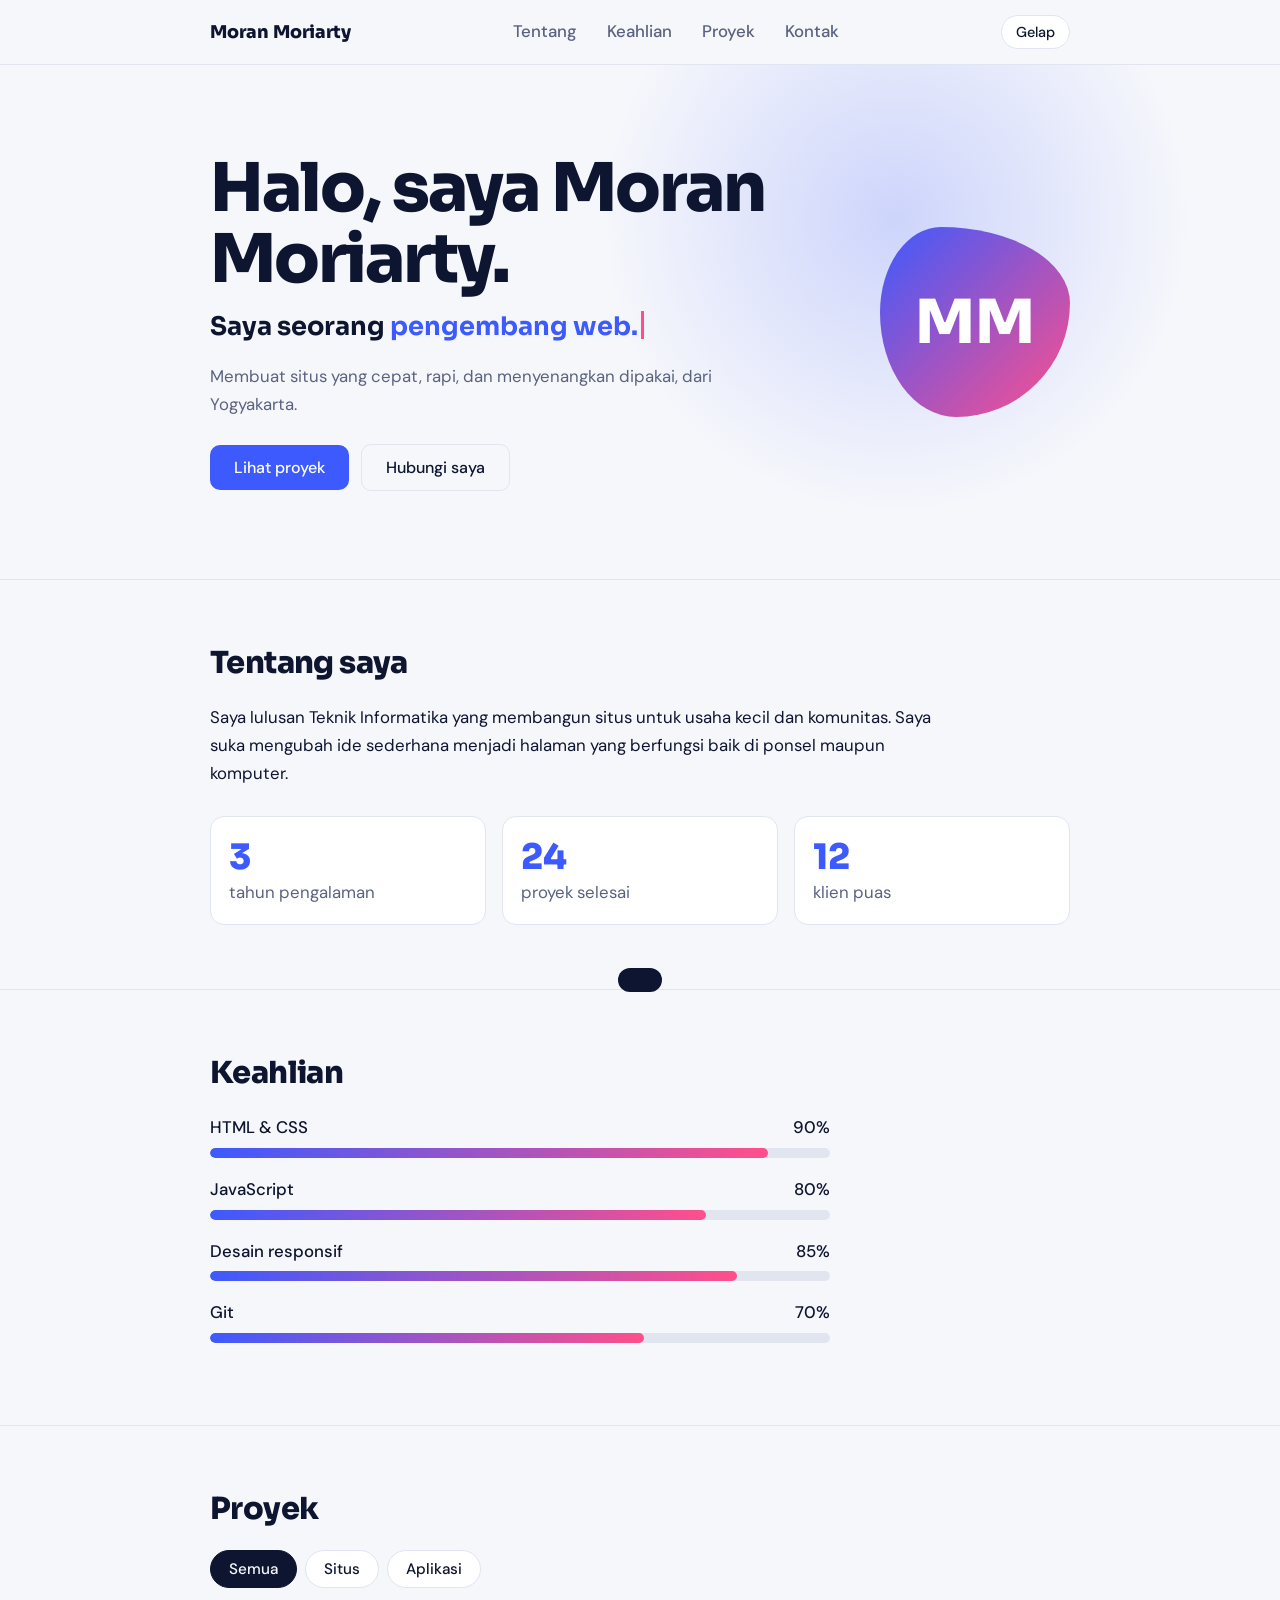
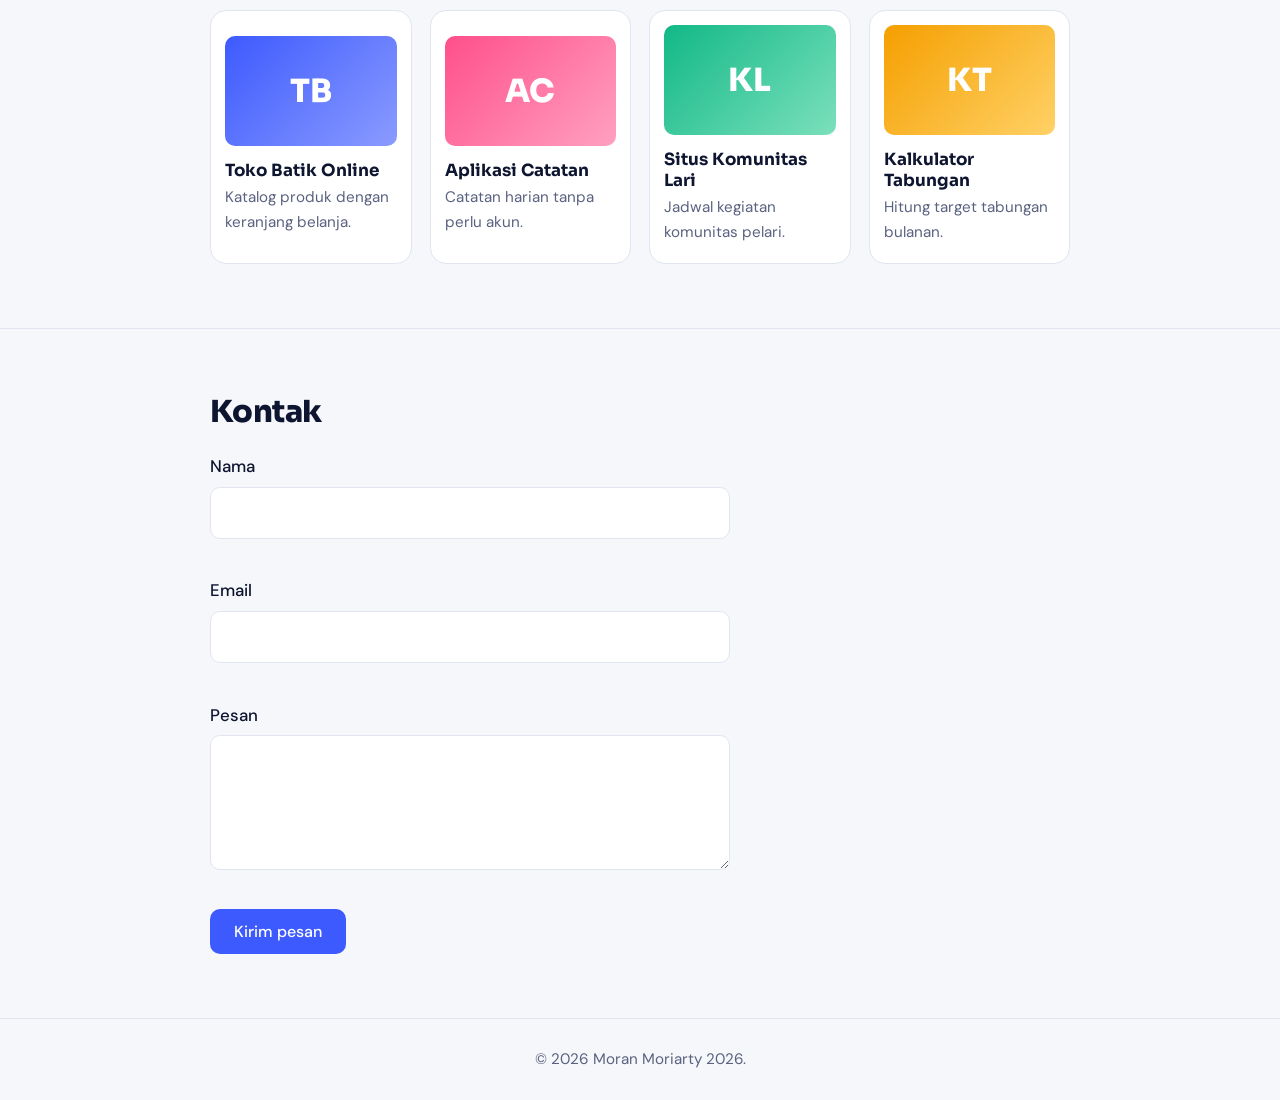
<file: index.html>
<!doctype html>
<html lang="id">
  <head>
    <meta charset="UTF-8" />
    <meta name="viewport" content="width=device-width, initial-scale=1" />
    <title>Moran Moriarty – Profil</title>
    <link rel="preconnect" href="https://fonts.googleapis.com" />
    <link rel="preconnect" href="https://fonts.gstatic.com" crossorigin />
    <link
      href="https://fonts.googleapis.com/css2?family=DM+Sans:wght@400;500;700&family=Sora:wght@700;800&display=swap"
      rel="stylesheet"
    />
    <link rel="stylesheet" href="style.css" />
  </head>
  <body>
    <div id="progres" aria-hidden="true"></div>

    <header>
      <div class="wrap bar">
        <a class="logo" href="#atas">Moran Moriarty</a>
        <nav id="menu" aria-label="Menu utama">
          <a href="#tentang">Tentang</a>
          <a href="#keahlian">Keahlian</a>
          <a href="#proyek">Proyek</a>
          <a href="#kontak">Kontak</a>
        </nav>
        <div class="aksi">
          <button id="tema" type="button" aria-label="Ganti tema">Gelap</button>
          <button
            id="buka-menu"
            type="button"
            aria-label="Buka menu"
            aria-expanded="false"
          >
            Menu
          </button>
        </div>
      </div>
    </header>

    <main id="atas">
      <section class="hero" id="hero">
        <div class="wrap hero-isi">
          <div>
            <h1>Halo, saya Moran Moriarty.</h1>
            <p class="peran">
              Saya seorang <span id="ketik"></span
              ><span class="kursor" aria-hidden="true"></span>
            </p>
            <p class="intro">
              Membuat situs yang cepat, rapi, dan menyenangkan dipakai, dari
              Yogyakarta.
            </p>
            <a class="btn" href="#proyek">Lihat proyek</a>
            <a class="btn alt" href="#kontak">Hubungi saya</a>
          </div>
          <div class="avatar-kotak">
            <div class="avatar" id="avatar" aria-hidden="true">MM</div>
          </div>
        </div>
      </section>

      <section id="tentang">
        <div class="wrap">
          <h2>Tentang saya</h2>
          <p class="lebar">
            Saya lulusan Teknik Informatika yang membangun situs untuk usaha
            kecil dan komunitas. Saya suka mengubah ide sederhana menjadi
            halaman yang berfungsi baik di ponsel maupun komputer.
          </p>
          <div class="angka">
            <div>
              <strong data-target="3">0</strong><span>tahun pengalaman</span>
            </div>
            <div>
              <strong data-target="24">0</strong><span>proyek selesai</span>
            </div>
            <div>
              <strong data-target="12">0</strong><span>klien puas</span>
            </div>
          </div>
        </div>
      </section>

      <section id="keahlian">
        <div class="wrap">
          <h2>Keahlian</h2>
          <div class="skill">
            <div class="baris"><span>HTML &amp; CSS</span><span>90%</span></div>
            <div class="trek"><div class="isi" data-nilai="90"></div></div>
          </div>
          <div class="skill">
            <div class="baris"><span>JavaScript</span><span>80%</span></div>
            <div class="trek"><div class="isi" data-nilai="80"></div></div>
          </div>
          <div class="skill">
            <div class="baris">
              <span>Desain responsif</span><span>85%</span>
            </div>
            <div class="trek"><div class="isi" data-nilai="85"></div></div>
          </div>
          <div class="skill">
            <div class="baris"><span>Git</span><span>70%</span></div>
            <div class="trek"><div class="isi" data-nilai="70"></div></div>
          </div>
        </div>
      </section>

      <section id="proyek">
        <div class="wrap">
          <h2>Proyek</h2>
          <div class="filter" role="group" aria-label="Filter proyek">
            <button class="aktif" data-filter="semua" type="button">
              Semua
            </button>
            <button data-filter="situs" type="button">Situs</button>
            <button data-filter="aplikasi" type="button">Aplikasi</button>
          </div>
          <div class="proyek">
            <button
              class="kartu"
              data-kategori="situs"
              data-judul="Toko Batik Online"
              data-teknologi="HTML, CSS, JavaScript"
              data-deskripsi="Katalog batik dengan pencarian produk, filter harga, dan keranjang belanja yang tersimpan di peramban."
              style="--g1: #3d5afe; --g2: #8a9bff"
              type="button"
            >
              <span class="thumb">TB</span>
              <h3>Toko Batik Online</h3>
              <p>Katalog produk dengan keranjang belanja.</p>
            </button>
            <button
              class="kartu"
              data-kategori="aplikasi"
              data-judul="Aplikasi Catatan"
              data-teknologi="JavaScript, localStorage"
              data-deskripsi="Catatan harian tanpa akun. Data tersimpan di peramban dan bisa dicari berdasarkan kata kunci."
              style="--g1: #ff4f8b; --g2: #ffa0c0"
              type="button"
            >
              <span class="thumb">AC</span>
              <h3>Aplikasi Catatan</h3>
              <p>Catatan harian tanpa perlu akun.</p>
            </button>
            <button
              class="kartu"
              data-kategori="situs"
              data-judul="Situs Komunitas Lari"
              data-teknologi="HTML, CSS"
              data-deskripsi="Halaman jadwal kegiatan dan rute latihan untuk komunitas pelari lokal, dioptimalkan untuk ponsel."
              style="--g1: #12b886; --g2: #7be0bc"
              type="button"
            >
              <span class="thumb">KL</span>
              <h3>Situs Komunitas Lari</h3>
              <p>Jadwal kegiatan komunitas pelari.</p>
            </button>
            <button
              class="kartu"
              data-kategori="aplikasi"
              data-judul="Kalkulator Tabungan"
              data-teknologi="HTML, CSS, JavaScript"
              data-deskripsi="Menghitung target tabungan bulanan dari nominal tujuan dan jangka waktu, lengkap dengan grafik sederhana."
              style="--g1: #f59f00; --g2: #ffd166"
              type="button"
            >
              <span class="thumb">KT</span>
              <h3>Kalkulator Tabungan</h3>
              <p>Hitung target tabungan bulanan.</p>
            </button>
          </div>
        </div>
      </section>

      <section id="kontak">
        <div class="wrap">
          <h2>Kontak</h2>
          <form id="form" novalidate>
            <label
              >Nama<input
                id="nama"
                name="nama"
                autocomplete="name"
                required /><small class="galat"></small
            ></label>
            <label
              >Email<input
                id="email"
                name="email"
                type="email"
                autocomplete="email"
                required /><small class="galat"></small
            ></label>
            <label
              >Pesan<textarea
                id="pesan"
                name="pesan"
                rows="4"
                required
              ></textarea
              ><small class="galat"></small
            ></label>
            <button class="btn" type="submit">Kirim pesan</button>
          </form>
        </div>
      </section>
    </main>

    <footer>
      <span id="tahun"></span> Moran Moriarty 2026.
    </footer>

    <dialog id="modal" aria-labelledby="m-judul">
      <h3 id="m-judul"></h3>
      <p id="m-teks"></p>
      <p class="tek">Teknologi: <strong id="m-tek"></strong></p>
      <button class="btn" id="tutup" type="button">Tutup</button>
    </dialog>

    <div id="toast" role="status" aria-live="polite"></div>
    <script src="script.js"></script>
  </body>
</html>
</file>
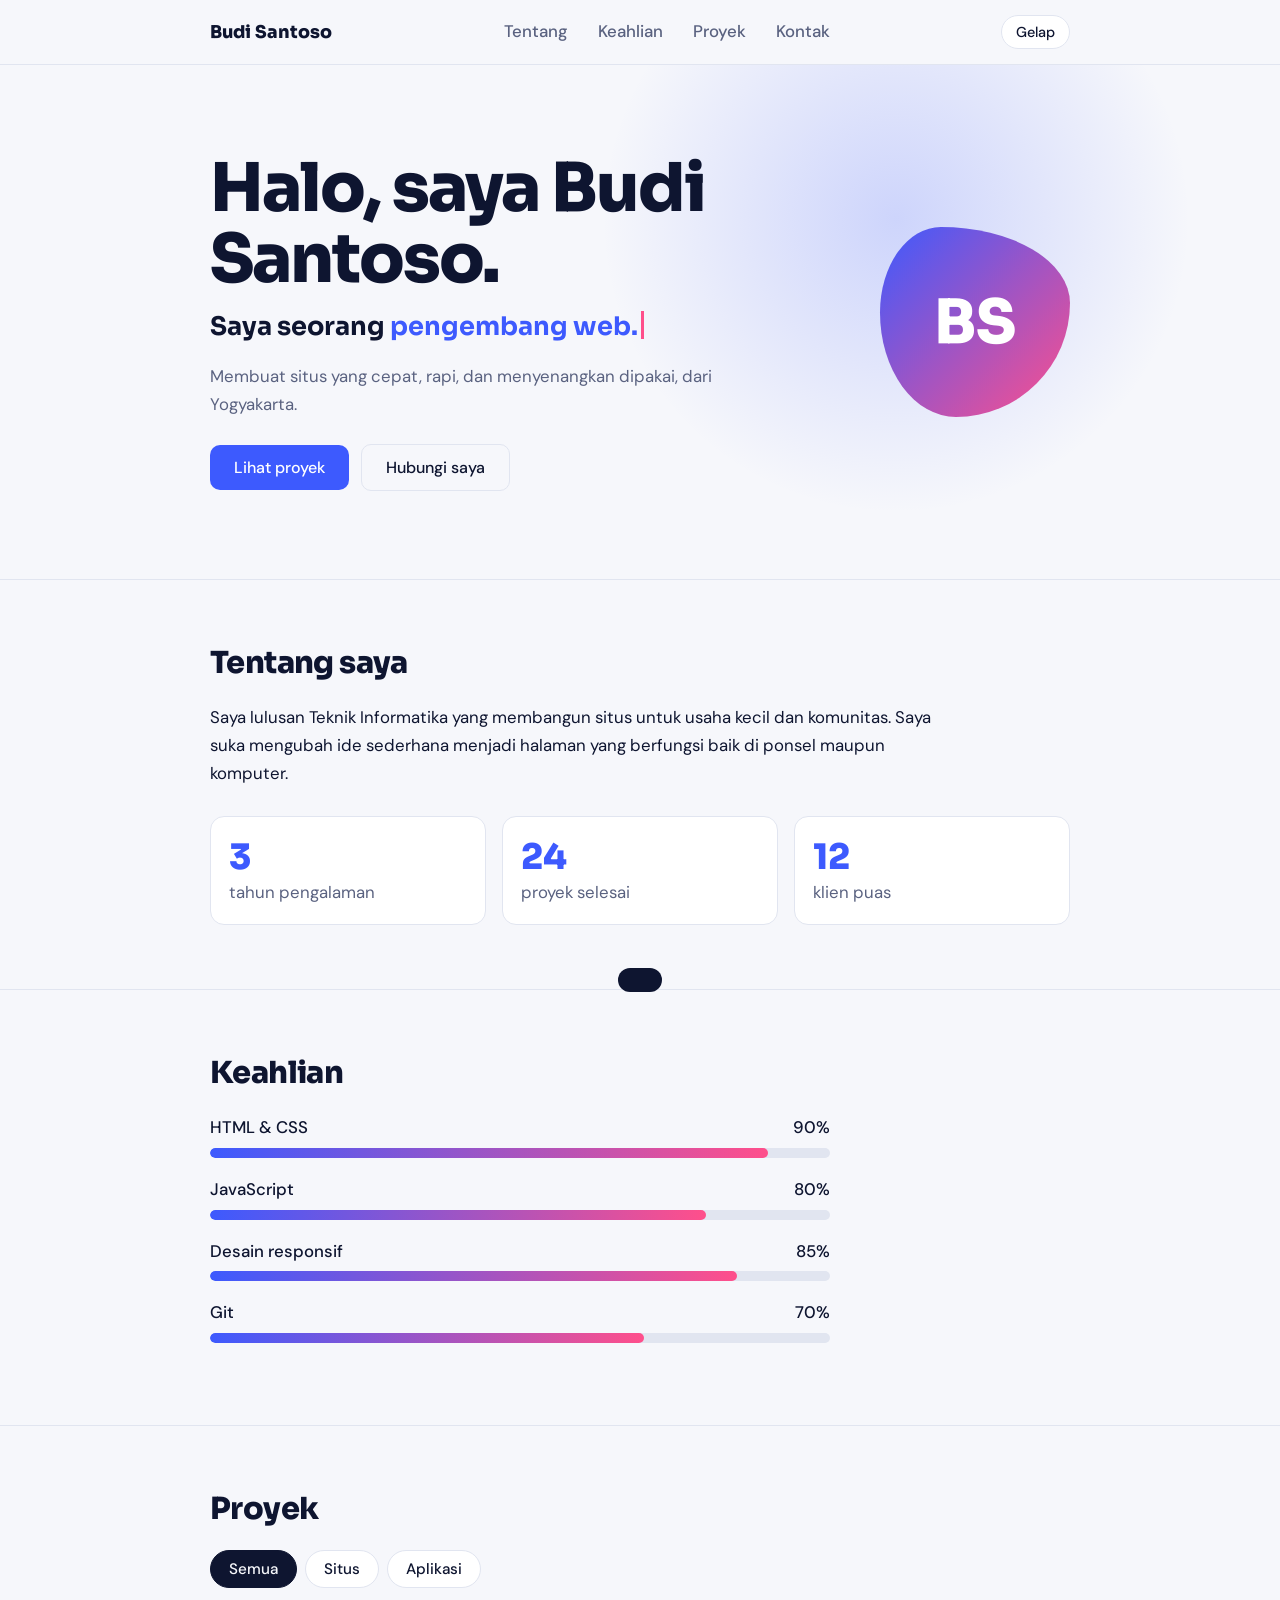
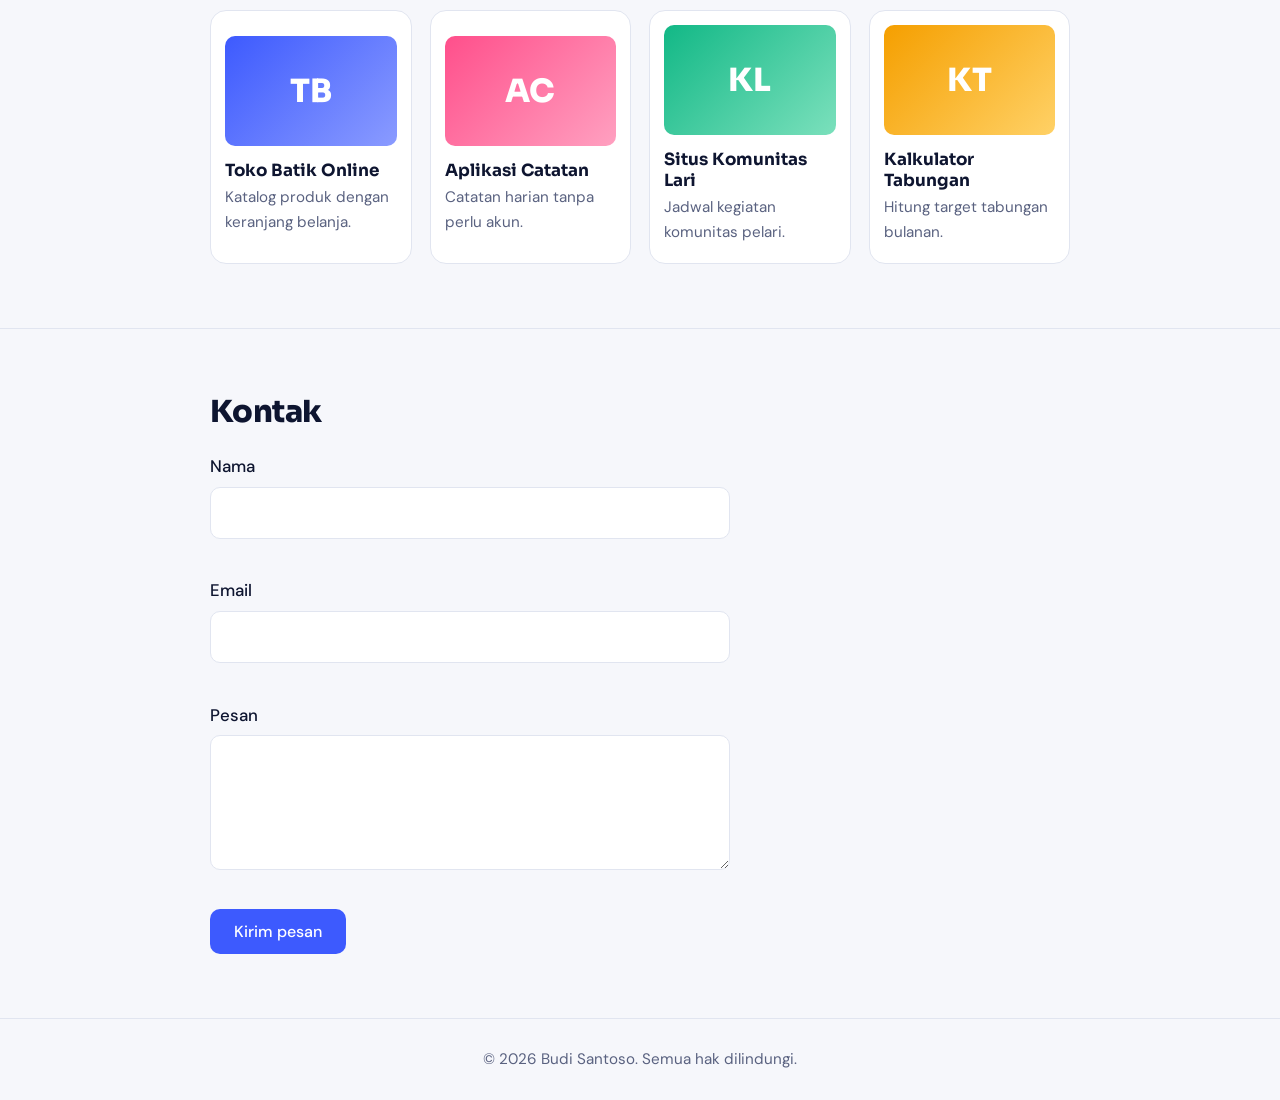
<file: profile.html>
<!doctype html>
<html lang="id">
  <head>
    <meta charset="UTF-8" />
    <meta name="viewport" content="width=device-width, initial-scale=1" />
    <title>Budi Santoso – Profil</title>
    <link rel="preconnect" href="https://fonts.googleapis.com" />
    <link rel="preconnect" href="https://fonts.gstatic.com" crossorigin />
    <link
      href="https://fonts.googleapis.com/css2?family=DM+Sans:wght@400;500;700&family=Sora:wght@700;800&display=swap"
      rel="stylesheet"
    />
    <link rel="stylesheet" href="style.css" />
  </head>
  <body>
    <div id="progres" aria-hidden="true"></div>

    <header>
      <div class="wrap bar">
        <a class="logo" href="#atas">Budi Santoso</a>
        <nav id="menu" aria-label="Menu utama">
          <a href="#tentang">Tentang</a>
          <a href="#keahlian">Keahlian</a>
          <a href="#proyek">Proyek</a>
          <a href="#kontak">Kontak</a>
        </nav>
        <div class="aksi">
          <button id="tema" type="button" aria-label="Ganti tema">Gelap</button>
          <button
            id="buka-menu"
            type="button"
            aria-label="Buka menu"
            aria-expanded="false"
          >
            Menu
          </button>
        </div>
      </div>
    </header>

    <main id="atas">
      <section class="hero" id="hero">
        <div class="wrap hero-isi">
          <div>
            <h1>Halo, saya Budi Santoso.</h1>
            <p class="peran">
              Saya seorang <span id="ketik"></span
              ><span class="kursor" aria-hidden="true"></span>
            </p>
            <p class="intro">
              Membuat situs yang cepat, rapi, dan menyenangkan dipakai, dari
              Yogyakarta.
            </p>
            <a class="btn" href="#proyek">Lihat proyek</a>
            <a class="btn alt" href="#kontak">Hubungi saya</a>
          </div>
          <div class="avatar-kotak">
            <div class="avatar" id="avatar" aria-hidden="true">BS</div>
          </div>
        </div>
      </section>

      <section id="tentang">
        <div class="wrap">
          <h2>Tentang saya</h2>
          <p class="lebar">
            Saya lulusan Teknik Informatika yang membangun situs untuk usaha
            kecil dan komunitas. Saya suka mengubah ide sederhana menjadi
            halaman yang berfungsi baik di ponsel maupun komputer.
          </p>
          <div class="angka">
            <div>
              <strong data-target="3">0</strong><span>tahun pengalaman</span>
            </div>
            <div>
              <strong data-target="24">0</strong><span>proyek selesai</span>
            </div>
            <div>
              <strong data-target="12">0</strong><span>klien puas</span>
            </div>
          </div>
        </div>
      </section>

      <section id="keahlian">
        <div class="wrap">
          <h2>Keahlian</h2>
          <div class="skill">
            <div class="baris"><span>HTML &amp; CSS</span><span>90%</span></div>
            <div class="trek"><div class="isi" data-nilai="90"></div></div>
          </div>
          <div class="skill">
            <div class="baris"><span>JavaScript</span><span>80%</span></div>
            <div class="trek"><div class="isi" data-nilai="80"></div></div>
          </div>
          <div class="skill">
            <div class="baris">
              <span>Desain responsif</span><span>85%</span>
            </div>
            <div class="trek"><div class="isi" data-nilai="85"></div></div>
          </div>
          <div class="skill">
            <div class="baris"><span>Git</span><span>70%</span></div>
            <div class="trek"><div class="isi" data-nilai="70"></div></div>
          </div>
        </div>
      </section>

      <section id="proyek">
        <div class="wrap">
          <h2>Proyek</h2>
          <div class="filter" role="group" aria-label="Filter proyek">
            <button class="aktif" data-filter="semua" type="button">
              Semua
            </button>
            <button data-filter="situs" type="button">Situs</button>
            <button data-filter="aplikasi" type="button">Aplikasi</button>
          </div>
          <div class="proyek">
            <button
              class="kartu"
              data-kategori="situs"
              data-judul="Toko Batik Online"
              data-teknologi="HTML, CSS, JavaScript"
              data-deskripsi="Katalog batik dengan pencarian produk, filter harga, dan keranjang belanja yang tersimpan di peramban."
              style="--g1: #3d5afe; --g2: #8a9bff"
              type="button"
            >
              <span class="thumb">TB</span>
              <h3>Toko Batik Online</h3>
              <p>Katalog produk dengan keranjang belanja.</p>
            </button>
            <button
              class="kartu"
              data-kategori="aplikasi"
              data-judul="Aplikasi Catatan"
              data-teknologi="JavaScript, localStorage"
              data-deskripsi="Catatan harian tanpa akun. Data tersimpan di peramban dan bisa dicari berdasarkan kata kunci."
              style="--g1: #ff4f8b; --g2: #ffa0c0"
              type="button"
            >
              <span class="thumb">AC</span>
              <h3>Aplikasi Catatan</h3>
              <p>Catatan harian tanpa perlu akun.</p>
            </button>
            <button
              class="kartu"
              data-kategori="situs"
              data-judul="Situs Komunitas Lari"
              data-teknologi="HTML, CSS"
              data-deskripsi="Halaman jadwal kegiatan dan rute latihan untuk komunitas pelari lokal, dioptimalkan untuk ponsel."
              style="--g1: #12b886; --g2: #7be0bc"
              type="button"
            >
              <span class="thumb">KL</span>
              <h3>Situs Komunitas Lari</h3>
              <p>Jadwal kegiatan komunitas pelari.</p>
            </button>
            <button
              class="kartu"
              data-kategori="aplikasi"
              data-judul="Kalkulator Tabungan"
              data-teknologi="HTML, CSS, JavaScript"
              data-deskripsi="Menghitung target tabungan bulanan dari nominal tujuan dan jangka waktu, lengkap dengan grafik sederhana."
              style="--g1: #f59f00; --g2: #ffd166"
              type="button"
            >
              <span class="thumb">KT</span>
              <h3>Kalkulator Tabungan</h3>
              <p>Hitung target tabungan bulanan.</p>
            </button>
          </div>
        </div>
      </section>

      <section id="kontak">
        <div class="wrap">
          <h2>Kontak</h2>
          <form id="form" novalidate>
            <label
              >Nama<input
                id="nama"
                name="nama"
                autocomplete="name"
                required /><small class="galat"></small
            ></label>
            <label
              >Email<input
                id="email"
                name="email"
                type="email"
                autocomplete="email"
                required /><small class="galat"></small
            ></label>
            <label
              >Pesan<textarea
                id="pesan"
                name="pesan"
                rows="4"
                required
              ></textarea
              ><small class="galat"></small
            ></label>
            <button class="btn" type="submit">Kirim pesan</button>
          </form>
        </div>
      </section>
    </main>

    <footer>
      <span id="tahun"></span> Budi Santoso. Semua hak dilindungi.
    </footer>

    <dialog id="modal" aria-labelledby="m-judul">
      <h3 id="m-judul"></h3>
      <p id="m-teks"></p>
      <p class="tek">Teknologi: <strong id="m-tek"></strong></p>
      <button class="btn" id="tutup" type="button">Tutup</button>
    </dialog>

    <div id="toast" role="status" aria-live="polite"></div>
    <script src="script.js"></script>
  </body>
</html>
</file>
<file: style.css>
:root {
  --bg: #f6f7fb;
  --surface: #ffffff;
  --ink: #0e1530;
  --muted: #5a6280;
  --accent: #3d5afe;
  --accent-ink: #ffffff;
  --accent2: #ff4f8b;
  --line: #e1e5f0;
  --glow: rgba(61, 90, 254, 0.22);
  --head: "Sora", "Trebuchet MS", sans-serif;
  --body: "DM Sans", "Segoe UI", Arial, sans-serif;
}
@media (prefers-color-scheme: dark) {
  :root:not([data-theme="light"]) {
    --bg: #0b1020;
    --surface: #141b33;
    --ink: #eef1ff;
    --muted: #99a2c7;
    --accent: #7f93ff;
    --accent-ink: #0b1020;
    --accent2: #ff7daa;
    --line: #26305a;
    --glow: rgba(127, 147, 255, 0.25);
  }
}
:root[data-theme="dark"] {
  --bg: #0b1020;
  --surface: #141b33;
  --ink: #eef1ff;
  --muted: #99a2c7;
  --accent: #7f93ff;
  --accent-ink: #0b1020;
  --accent2: #ff7daa;
  --line: #26305a;
  --glow: rgba(127, 147, 255, 0.25);
}
* {
  box-sizing: border-box;
}
html {
  scroll-behavior: smooth;
  scroll-padding-top: 72px;
}
body {
  margin: 0;
  background: var(--bg);
  color: var(--ink);
  font: 400 1.05rem/1.65 var(--body);
  transition:
    background 0.3s,
    color 0.3s;
}
a {
  color: inherit;
}
:focus-visible {
  outline: 3px solid var(--accent);
  outline-offset: 3px;
}
.wrap {
  max-width: 900px;
  margin: 0 auto;
  padding: 0 20px;
}

#progres {
  position: fixed;
  top: 0;
  left: 0;
  height: 3px;
  width: 0;
  background: linear-gradient(90deg, var(--accent), var(--accent2));
  z-index: 30;
}

header {
  position: sticky;
  top: 0;
  z-index: 20;
  background: color-mix(in srgb, var(--bg) 85%, transparent);
  backdrop-filter: blur(10px);
  border-bottom: 1px solid var(--line);
}
.bar {
  display: flex;
  align-items: center;
  justify-content: space-between;
  height: 64px;
}
.logo {
  font: 800 1.1rem var(--head);
  text-decoration: none;
}
nav {
  display: flex;
  gap: 6px;
}
nav a {
  text-decoration: none;
  color: var(--muted);
  font-weight: 500;
  padding: 6px 12px;
  border-radius: 999px;
  transition: 0.2s;
}
nav a:hover {
  color: var(--ink);
}
nav a.aktif {
  background: var(--accent);
  color: var(--accent-ink);
}
.aksi {
  display: flex;
  gap: 8px;
}
.aksi button {
  border: 1px solid var(--line);
  background: var(--surface);
  color: var(--ink);
  border-radius: 999px;
  padding: 7px 14px;
  font: 500 0.9rem var(--body);
  cursor: pointer;
}
#buka-menu {
  display: none;
}

.hero {
  position: relative;
  overflow: hidden;
  --x: 70%;
  --y: 30%;
}
.hero::before {
  content: "";
  position: absolute;
  inset: 0;
  background: radial-gradient(
    420px circle at var(--x) var(--y),
    var(--glow),
    transparent 70%
  );
  pointer-events: none;
}
.hero-isi {
  position: relative;
  display: grid;
  grid-template-columns: 1fr auto;
  gap: 40px;
  align-items: center;
  padding-top: 88px;
  padding-bottom: 88px;
}
h1 {
  font: 800 clamp(2.4rem, 7vw, 4.2rem)/1.05 var(--head);
  margin: 0 0 16px;
  letter-spacing: -0.03em;
}
.peran {
  font: 700 clamp(1.2rem, 3vw, 1.6rem) var(--head);
  margin: 0 0 12px;
  min-height: 1.6em;
}
#ketik {
  color: var(--accent);
}
.kursor {
  display: inline-block;
  width: 3px;
  height: 1.1em;
  background: var(--accent2);
  margin-left: 3px;
  vertical-align: -0.15em;
  animation: kedip 1s steps(1) infinite;
}
@keyframes kedip {
  50% {
    opacity: 0;
  }
}
.intro {
  color: var(--muted);
  max-width: 44ch;
  margin: 0 0 26px;
}
.btn {
  display: inline-block;
  padding: 12px 24px;
  border-radius: 10px;
  border: 0;
  background: var(--accent);
  color: var(--accent-ink);
  font: 500 1rem var(--body);
  text-decoration: none;
  cursor: pointer;
  margin-right: 8px;
  transition:
    transform 0.2s,
    box-shadow 0.2s;
}
.btn:hover {
  transform: translateY(-2px);
  box-shadow: 0 8px 20px var(--glow);
}
.btn.alt {
  background: transparent;
  color: var(--ink);
  border: 1px solid var(--line);
}
.avatar-kotak {
  perspective: 700px;
}
.avatar {
  width: 190px;
  height: 190px;
  border-radius: 32% 68% 60% 40%/45% 40% 60% 55%;
  background: linear-gradient(135deg, var(--accent), var(--accent2));
  color: #fff;
  display: grid;
  place-items: center;
  font: 800 3.8rem var(--head);
  transition: transform 0.15s ease-out;
  animation: bentuk 9s ease-in-out infinite;
}
@keyframes bentuk {
  50% {
    border-radius: 60% 40% 35% 65%/55% 60% 40% 45%;
  }
}

section {
  padding: 64px 0;
  border-top: 1px solid var(--line);
}
section.hero {
  border-top: 0;
  padding: 0;
}
h2 {
  font: 800 1.9rem var(--head);
  margin: 0 0 22px;
  letter-spacing: -0.02em;
}
.lebar {
  max-width: 62ch;
}
.angka {
  display: grid;
  grid-template-columns: repeat(auto-fit, minmax(150px, 1fr));
  gap: 16px;
  margin-top: 28px;
}
.angka div {
  background: var(--surface);
  border: 1px solid var(--line);
  border-radius: 14px;
  padding: 18px;
}
.angka strong {
  display: block;
  font: 800 2.2rem var(--head);
  color: var(--accent);
}
.angka span {
  color: var(--muted);
}

.skill {
  margin-bottom: 18px;
  max-width: 620px;
}
.baris {
  display: flex;
  justify-content: space-between;
  font-weight: 500;
  margin-bottom: 6px;
}
.trek {
  height: 10px;
  border-radius: 99px;
  background: var(--line);
  overflow: hidden;
}
.isi {
  height: 100%;
  width: 0;
  border-radius: 99px;
  background: linear-gradient(90deg, var(--accent), var(--accent2));
  transition: width 1.2s cubic-bezier(0.2, 0.8, 0.2, 1);
}

.filter {
  display: flex;
  gap: 8px;
  margin-bottom: 22px;
  flex-wrap: wrap;
}
.filter button {
  border: 1px solid var(--line);
  background: var(--surface);
  color: var(--ink);
  padding: 8px 18px;
  border-radius: 999px;
  font: 500 0.95rem var(--body);
  cursor: pointer;
  transition: 0.2s;
}
.filter button.aktif {
  background: var(--ink);
  color: var(--bg);
  border-color: var(--ink);
}
.proyek {
  display: grid;
  grid-template-columns: repeat(auto-fit, minmax(200px, 1fr));
  gap: 18px;
}
.kartu {
  text-align: left;
  font: inherit;
  color: inherit;
  background: var(--surface);
  border: 1px solid var(--line);
  border-radius: 16px;
  padding: 14px 14px 18px;
  cursor: pointer;
  transition:
    transform 0.25s,
    border-color 0.25s,
    box-shadow 0.25s;
}
.kartu:hover {
  transform: translateY(-6px);
  border-color: var(--accent);
  box-shadow: 0 14px 30px var(--glow);
}
.kartu.sembunyi {
  display: none;
}
.thumb {
  display: grid;
  place-items: center;
  height: 110px;
  border-radius: 10px;
  background: linear-gradient(135deg, var(--g1), var(--g2));
  color: #fff;
  font: 800 2rem var(--head);
  margin-bottom: 14px;
}
.kartu h3 {
  font: 700 1.05rem var(--head);
  margin: 0 0 4px;
}
.kartu p {
  margin: 0;
  color: var(--muted);
  font-size: 0.95rem;
}

form {
  display: grid;
  gap: 16px;
  max-width: 520px;
}
label {
  display: grid;
  gap: 6px;
  font-weight: 500;
}
input,
textarea {
  font: inherit;
  padding: 11px 14px;
  border-radius: 10px;
  border: 1px solid var(--line);
  background: var(--surface);
  color: var(--ink);
}
input:focus,
textarea:focus {
  outline: 2px solid var(--accent);
  border-color: transparent;
}
label.salah input,
label.salah textarea {
  border-color: var(--accent2);
}
.galat {
  color: var(--accent2);
  font-weight: 400;
  min-height: 1.2em;
}
form .btn {
  justify-self: start;
}

footer {
  padding: 28px 20px;
  border-top: 1px solid var(--line);
  color: var(--muted);
  text-align: center;
  font-size: 0.95rem;
}

dialog {
  border: 1px solid var(--line);
  border-radius: 18px;
  background: var(--surface);
  color: var(--ink);
  padding: 28px;
  max-width: 420px;
  width: calc(100% - 40px);
}
dialog::backdrop {
  background: rgba(5, 8, 20, 0.6);
}
dialog h3 {
  font: 800 1.4rem var(--head);
  margin: 0 0 10px;
}
.tek {
  color: var(--muted);
}
#toast {
  position: fixed;
  left: 50%;
  bottom: 28px;
  transform: translate(-50%, 120px);
  background: var(--ink);
  color: var(--bg);
  padding: 12px 22px;
  border-radius: 12px;
  transition: transform 0.35s;
  z-index: 40;
}
#toast.tampil {
  transform: translate(-50%, 0);
}

@media (max-width: 700px) {
  #buka-menu {
    display: block;
  }
  nav {
    position: absolute;
    top: 64px;
    left: 0;
    right: 0;
    flex-direction: column;
    background: var(--bg);
    border-bottom: 1px solid var(--line);
    padding: 10px 20px;
    display: none;
  }
  nav.buka {
    display: flex;
  }
  .hero-isi {
    grid-template-columns: 1fr;
    padding-top: 48px;
    padding-bottom: 56px;
  }
  .avatar-kotak {
    order: -1;
  }
  .avatar {
    width: 120px;
    height: 120px;
    font-size: 2.4rem;
  }
}
@media (prefers-reduced-motion: reduce) {
  html {
    scroll-behavior: auto;
  }
  * {
    animation: none !important;
    transition: none !important;
  }
}
</file>
